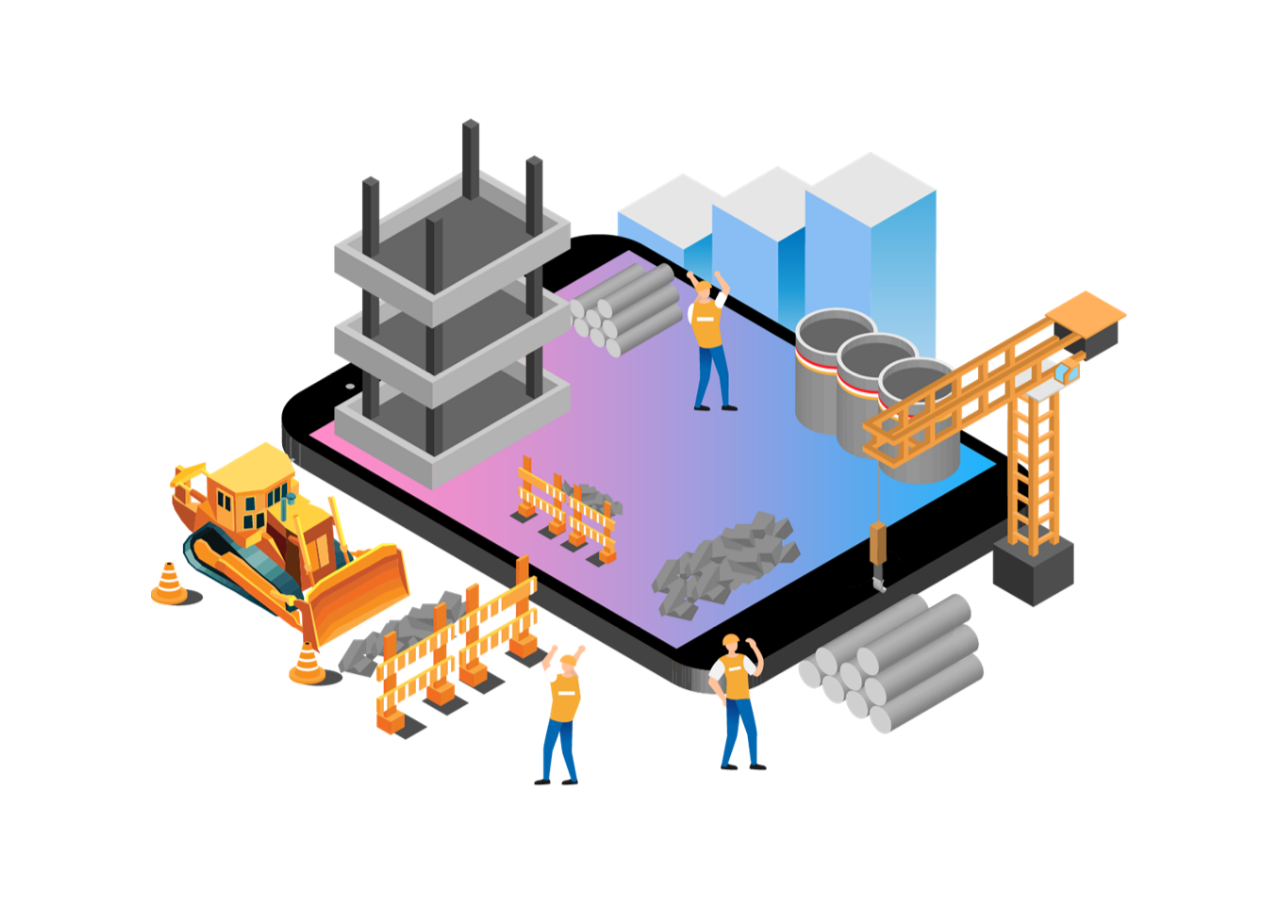
<file: public/media/01/index.html>
<!DOCTYPE html>
<html lang="en-US">
<head>
  <meta charset="utf-8">
  <!-- Creado con Storyline 360 - http://www.articulate.com  -->
  <!-- version: 3.45.23393.0 -->
  <title>Flujos de materiales de construcci&#243;n</title>
  <meta http-equiv="x-ua-compatible" content="IE=edge" />
  <meta name="viewport" content="width=device-width, initial-scale=1.0, user-scalable=no, shrink-to-fit=no, minimal-ui" />
  <meta name="apple-mobile-web-app-capable" content="yes" />
  <style>
    html, body { height: 100%; padding: 0; margin: 0 }
    #app { height: 100%; width: 100%; }
  </style>
  
  <script>window.THREE = { };</script>
</head>
<body style="background: #FFFFFF" class="cs-HTML theme-classic">
  <!-- 360 -->
  <script>!function(e){function n(e,i){return e.test(i)}function i(e){var i=e||navigator.userAgent,o=i.split("[FBAN");if(void 0!==o[1]&&(i=o[0]),this.apple={phone:n(t,i),ipod:n(d,i),tablet:!n(t,i)&&n(s,i),device:n(t,i)||n(d,i)||n(s,i)},this.amazon={phone:n(h,i),tablet:!n(h,i)&&n(a,i),device:n(h,i)||n(a,i)},this.android={phone:n(h,i)||n(b,i),tablet:!n(h,i)&&!n(b,i)&&(n(a,i)||n(r,i)),device:n(h,i)||n(a,i)||n(b,i)||n(r,i)},this.windows={phone:n(l,i),tablet:n(p,i),device:n(l,i)||n(p,i)},this.other={blackberry:n(f,i),blackberry10:n(u,i),opera:n(c,i),firefox:n(A,i),chrome:n(w,i),device:n(f,i)||n(u,i)||n(c,i)||n(A,i)||n(w,i)},this.seven_inch=n(v,i),this.any=this.apple.device||this.android.device||this.windows.device||this.other.device||this.seven_inch,this.phone=this.apple.phone||this.android.phone||this.windows.phone,this.tablet=this.apple.tablet||this.android.tablet||this.windows.tablet,"undefined"==typeof window)return this}function o(){var e=new i;return e.Class=i,e}var t=/iPhone/i,d=/iPod/i,s=/iPad/i,b=/(?=.*\bAndroid\b)(?=.*\bMobile\b)/i,r=/Android/i,h=/(?=.*\bAndroid\b)(?=.*\bSD4930UR\b)/i,a=/(?=.*\bAndroid\b)(?=.*\b(?:KFOT|KFTT|KFJWI|KFJWA|KFSOWI|KFTHWI|KFTHWA|KFAPWI|KFAPWA|KFARWI|KFASWI|KFSAWI|KFSAWA)\b)/i,l=/IEMobile/i,p=/(?=.*\bWindows\b)(?=.*\bARM\b)/i,f=/BlackBerry/i,u=/BB10/i,c=/Opera Mini/i,w=/(CriOS|Chrome)(?=.*\bMobile\b)/i,A=/(?=.*\bFirefox\b)(?=.*\bMobile\b)/i,v=new RegExp("(?:Nexus 7|BNTV250|Kindle Fire|Silk|GT-P1000)","i");"undefined"!=typeof module&&module.exports&&"undefined"==typeof window?module.exports=i:"undefined"!=typeof module&&module.exports&&"undefined"!=typeof window?module.exports=o():"function"==typeof define&&define.amd?define("isMobile",[],e.isMobile=o()):e.isMobile=o()}(this);
    window.isMobile.apple.tablet = window.isMobile.apple.tablet ||
      (navigator.platform === 'MacIntel' && navigator.maxTouchPoints > 1);
    window.isMobile.apple.device = window.isMobile.apple.device || window.isMobile.apple.tablet;
    window.isMobile.tablet = window.isMobile.tablet || window.isMobile.apple.tablet;
    window.isMobile.any = window.isMobile.any || window.isMobile.apple.tablet;
  </script>

  <div id="focus-sink" aria-hidden="true" tabIndex="-1"></div>

  <div id="preso"></div>
  <script>
    window.DS = {};
    window.globals = {
      DATA_PATH_BASE: '',
      HAS_FRAME: true,
      HAS_SLIDE: true,

      lmsPresent: false,
      tinCanPresent: false,
      cmi5Present: false,
      aoSupport: false,
      scale: 'show all',
      captureRc: false,
      browserSize: 'optimal',
      bgColor: '#FFFFFF',
      features: 'MultipleQuizTracking',
      themeName: 'classic',
      preloaderColor: '#FFFFFF',
      suppressAnalytics: false,
      productChannel: 'stable',
      publishSource: 'storyline',
      aid: 'aid|942dc008-53e3-4bf8-be6b-c91d208d2bb5',
      cid: '87961f49-a55a-467a-a886-af78b98616a4',
      playerVersion: '3.45.23393.0',
      maxIosVideoElements: 5,

      
      parseParams: function(qs) {
        if (window.globals.parsedParams != null) {
          return window.globals.parsedParams;
        }
        qs = (qs || window.location.search.substr(1)).split('+').join(' ');
        var params = {},
            tokens,
            re = /[?&]?([^=]+)=([^&]*)/g;

        while (tokens = re.exec(qs)) {
          params[decodeURIComponent(tokens[1]).trim()] =
            decodeURIComponent(tokens[2]).trim();
        }
        window.globals.parsedParams = params;
        return params;
      }

    };

    (function() {

      var classTypes = [ 'desktop', 'mobile', 'phone', 'tablet' ];

      var addDeviceClasses = function(prefix, testObj) {
        var curr, i;
        for (i = 0; i < classTypes.length; i++) {
          curr = classTypes[i];
          if (testObj[curr]) {
            document.body.classList.add(prefix + curr);
          }
        }
      };

      var params = window.globals.parseParams(),
          isDevicePreview = params.devicepreview === '1',
          isPhoneOverride = params.deviceType === 'phone' || (isDevicePreview && params.phone == '1'),
          isTabletOverride = (params.deviceType === 'tablet' || isDevicePreview) && !isPhoneOverride,
          isMobileOverride = isPhoneOverride || isTabletOverride;

      var deviceView = {
        desktop: !window.isMobile.any && !isMobileOverride,
        mobile: window.isMobile.any || isMobileOverride,
        phone: isPhoneOverride || (window.isMobile.phone && !isTabletOverride),
        tablet: isTabletOverride || window.isMobile.tablet
      };

      window.globals.deviceView = deviceView;
      window.isMobile.desktop = !window.isMobile.any;
      window.isMobile.mobile = window.isMobile.any;

      addDeviceClasses('view-', deviceView);

    })();
  </script>
  
  <script src='story_content/user.js' type=text/javascript></script>
  <div class="slide-loader"></div>

  <script type="text/javascript">
    if (window.globals.deviceView.isMobile) { var doc = document, loader = doc.body.querySelector('.slide-loader'); [ 1, 2, 3 ].forEach(function(n) { var d = doc.createElement('div'); d.style.backgroundColor = window.globals.preloaderColor; d.classList.add('mobile-loader-dot'); d.classList.add('dot' + n); loader.appendChild(d); }); }
  </script>

  <div class="mobile-load-title-overlay" style="display: none">
    <div class="mobile-load-title">Flujos de materiales de construcci&#243;n</div>
  </div>

  <div class="mobile-chrome-warning"></div>

  <script>
    
    if (window.autoSpider && window.vInterfaceObject) {
      document.querySelector('.mobile-load-title-overlay').style.display = 'none';
    }
  </script>

  

  <link rel="stylesheet" href="html5/data/css/output.min.css" data-noprefix />
</body>
<script src="html5/lib/scripts/ds-bootstrap.min.js"></script>
</html>
</file>
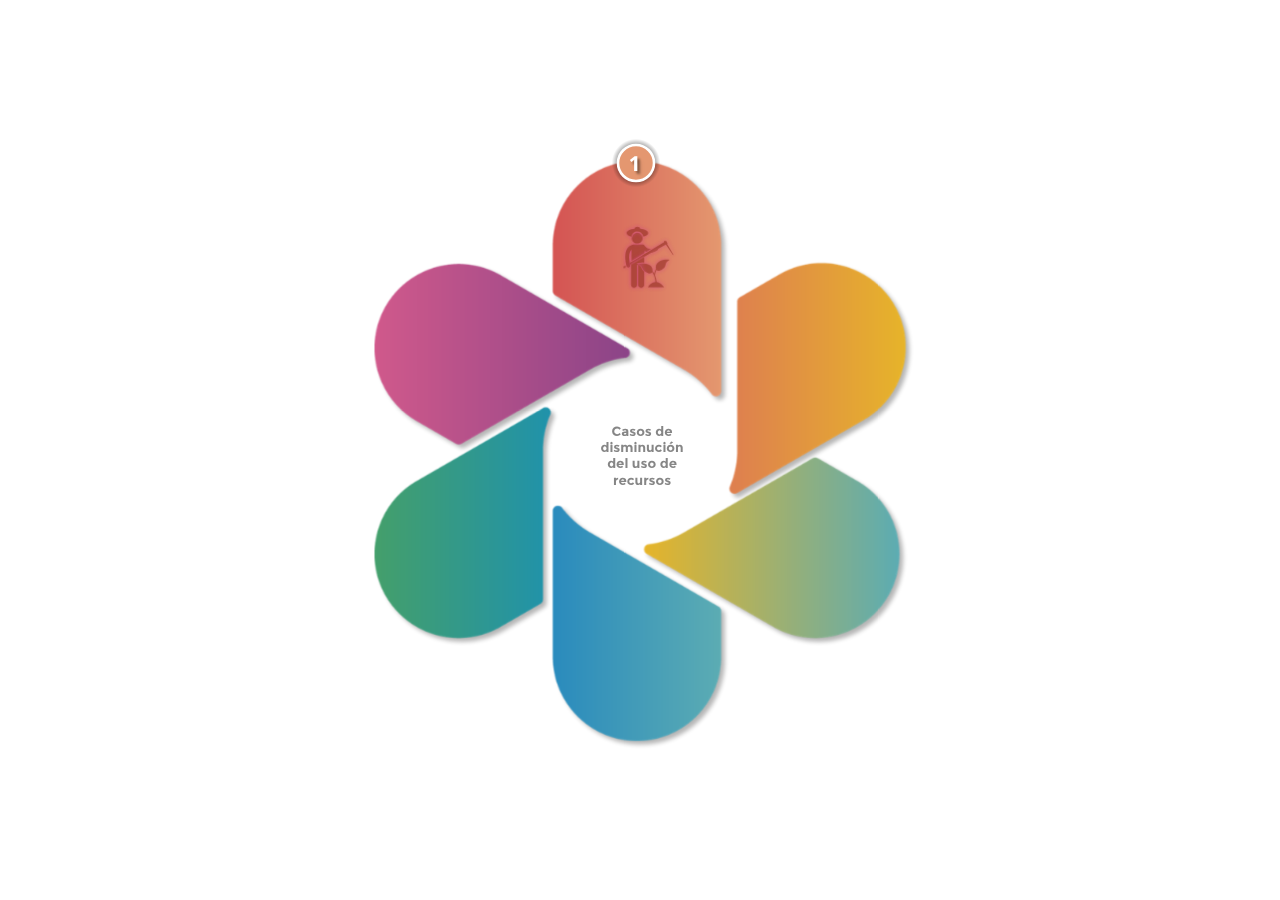
<file: public/media/02/index.html>
<!DOCTYPE html>
<html lang="en-US">
<head>
  <meta charset="utf-8">
  <!-- Creado con Storyline 360 - http://www.articulate.com  -->
  <!-- version: 3.45.23393.0 -->
  <title>Disminuci&#243;n del uso de recursos </title>
  <meta http-equiv="x-ua-compatible" content="IE=edge" />
  <meta name="viewport" content="width=device-width, initial-scale=1.0, user-scalable=no, shrink-to-fit=no, minimal-ui" />
  <meta name="apple-mobile-web-app-capable" content="yes" />
  <style>
    html, body { height: 100%; padding: 0; margin: 0 }
    #app { height: 100%; width: 100%; }
  </style>
  
  <script>window.THREE = { };</script>
</head>
<body style="background: #FFFFFF" class="cs-HTML theme-classic">
  <!-- 360 -->
  <script>!function(e){function n(e,i){return e.test(i)}function i(e){var i=e||navigator.userAgent,o=i.split("[FBAN");if(void 0!==o[1]&&(i=o[0]),this.apple={phone:n(t,i),ipod:n(d,i),tablet:!n(t,i)&&n(s,i),device:n(t,i)||n(d,i)||n(s,i)},this.amazon={phone:n(h,i),tablet:!n(h,i)&&n(a,i),device:n(h,i)||n(a,i)},this.android={phone:n(h,i)||n(b,i),tablet:!n(h,i)&&!n(b,i)&&(n(a,i)||n(r,i)),device:n(h,i)||n(a,i)||n(b,i)||n(r,i)},this.windows={phone:n(l,i),tablet:n(p,i),device:n(l,i)||n(p,i)},this.other={blackberry:n(f,i),blackberry10:n(u,i),opera:n(c,i),firefox:n(A,i),chrome:n(w,i),device:n(f,i)||n(u,i)||n(c,i)||n(A,i)||n(w,i)},this.seven_inch=n(v,i),this.any=this.apple.device||this.android.device||this.windows.device||this.other.device||this.seven_inch,this.phone=this.apple.phone||this.android.phone||this.windows.phone,this.tablet=this.apple.tablet||this.android.tablet||this.windows.tablet,"undefined"==typeof window)return this}function o(){var e=new i;return e.Class=i,e}var t=/iPhone/i,d=/iPod/i,s=/iPad/i,b=/(?=.*\bAndroid\b)(?=.*\bMobile\b)/i,r=/Android/i,h=/(?=.*\bAndroid\b)(?=.*\bSD4930UR\b)/i,a=/(?=.*\bAndroid\b)(?=.*\b(?:KFOT|KFTT|KFJWI|KFJWA|KFSOWI|KFTHWI|KFTHWA|KFAPWI|KFAPWA|KFARWI|KFASWI|KFSAWI|KFSAWA)\b)/i,l=/IEMobile/i,p=/(?=.*\bWindows\b)(?=.*\bARM\b)/i,f=/BlackBerry/i,u=/BB10/i,c=/Opera Mini/i,w=/(CriOS|Chrome)(?=.*\bMobile\b)/i,A=/(?=.*\bFirefox\b)(?=.*\bMobile\b)/i,v=new RegExp("(?:Nexus 7|BNTV250|Kindle Fire|Silk|GT-P1000)","i");"undefined"!=typeof module&&module.exports&&"undefined"==typeof window?module.exports=i:"undefined"!=typeof module&&module.exports&&"undefined"!=typeof window?module.exports=o():"function"==typeof define&&define.amd?define("isMobile",[],e.isMobile=o()):e.isMobile=o()}(this);
    window.isMobile.apple.tablet = window.isMobile.apple.tablet ||
      (navigator.platform === 'MacIntel' && navigator.maxTouchPoints > 1);
    window.isMobile.apple.device = window.isMobile.apple.device || window.isMobile.apple.tablet;
    window.isMobile.tablet = window.isMobile.tablet || window.isMobile.apple.tablet;
    window.isMobile.any = window.isMobile.any || window.isMobile.apple.tablet;
  </script>

  <div id="focus-sink" aria-hidden="true" tabIndex="-1"></div>

  <div id="preso"></div>
  <script>
    window.DS = {};
    window.globals = {
      DATA_PATH_BASE: '',
      HAS_FRAME: true,
      HAS_SLIDE: true,

      lmsPresent: false,
      tinCanPresent: false,
      cmi5Present: false,
      aoSupport: false,
      scale: 'show all',
      captureRc: false,
      browserSize: 'optimal',
      bgColor: '#FFFFFF',
      features: 'MultipleQuizTracking',
      themeName: 'classic',
      preloaderColor: '#FFFFFF',
      suppressAnalytics: false,
      productChannel: 'stable',
      publishSource: 'storyline',
      aid: 'aid|942dc008-53e3-4bf8-be6b-c91d208d2bb5',
      cid: '87961f49-a55a-467a-a886-af78b98616a4',
      playerVersion: '3.45.23393.0',
      maxIosVideoElements: 5,

      
      parseParams: function(qs) {
        if (window.globals.parsedParams != null) {
          return window.globals.parsedParams;
        }
        qs = (qs || window.location.search.substr(1)).split('+').join(' ');
        var params = {},
            tokens,
            re = /[?&]?([^=]+)=([^&]*)/g;

        while (tokens = re.exec(qs)) {
          params[decodeURIComponent(tokens[1]).trim()] =
            decodeURIComponent(tokens[2]).trim();
        }
        window.globals.parsedParams = params;
        return params;
      }

    };

    (function() {

      var classTypes = [ 'desktop', 'mobile', 'phone', 'tablet' ];

      var addDeviceClasses = function(prefix, testObj) {
        var curr, i;
        for (i = 0; i < classTypes.length; i++) {
          curr = classTypes[i];
          if (testObj[curr]) {
            document.body.classList.add(prefix + curr);
          }
        }
      };

      var params = window.globals.parseParams(),
          isDevicePreview = params.devicepreview === '1',
          isPhoneOverride = params.deviceType === 'phone' || (isDevicePreview && params.phone == '1'),
          isTabletOverride = (params.deviceType === 'tablet' || isDevicePreview) && !isPhoneOverride,
          isMobileOverride = isPhoneOverride || isTabletOverride;

      var deviceView = {
        desktop: !window.isMobile.any && !isMobileOverride,
        mobile: window.isMobile.any || isMobileOverride,
        phone: isPhoneOverride || (window.isMobile.phone && !isTabletOverride),
        tablet: isTabletOverride || window.isMobile.tablet
      };

      window.globals.deviceView = deviceView;
      window.isMobile.desktop = !window.isMobile.any;
      window.isMobile.mobile = window.isMobile.any;

      addDeviceClasses('view-', deviceView);

    })();
  </script>
  
  <script src='story_content/user.js' type=text/javascript></script>
  <div class="slide-loader"></div>

  <script type="text/javascript">
    if (window.globals.deviceView.isMobile) { var doc = document, loader = doc.body.querySelector('.slide-loader'); [ 1, 2, 3 ].forEach(function(n) { var d = doc.createElement('div'); d.style.backgroundColor = window.globals.preloaderColor; d.classList.add('mobile-loader-dot'); d.classList.add('dot' + n); loader.appendChild(d); }); }
  </script>

  <div class="mobile-load-title-overlay" style="display: none">
    <div class="mobile-load-title">Disminuci&#243;n del uso de recursos </div>
  </div>

  <div class="mobile-chrome-warning"></div>

  <script>
    
    if (window.autoSpider && window.vInterfaceObject) {
      document.querySelector('.mobile-load-title-overlay').style.display = 'none';
    }
  </script>

  

  <link rel="stylesheet" href="html5/data/css/output.min.css" data-noprefix />
</body>
<script src="html5/lib/scripts/ds-bootstrap.min.js"></script>
</html>
</file>
<file: public/media/01/html5/data/css/output.min.css>
@font-face {
  font-family: 'Open SansBold CharsBold1F753FE5';
  src: url('[data-uri]');
  font-style: normal;
  font-weight: normal;
}
@font-face {
  font-family: 'Open Sans Charset1_ 5q0B0CD8C76';
  src: url('[data-uri]');
  font-style: normal;
  font-weight: normal;
}
.cs-HTML {
  background: rgba(255, 255, 255, 1);
}
.cs-npnxnanbnsnfns00000000001 .cs-infopanel  {
  box-shadow: 0 1px 0 rgba(0, 0, 0, 1);
  background: rgba(255, 255, 255, 1);
}
.cs-npnxnanbnsnfns00000000001 .cs-infopanel .cs-link {
  color: rgba(124, 34, 128, 1);
}
.cs-npnxnanbnsnfns00000000001 .cs-infopanel .cs-link:hover {
  color: rgba(0, 0, 238, 1);
}
.cs-npnxnanbnsnfns00000000001 .cs-infopanel .cs-name {
  color: rgba(68, 68, 68, 1);
}
.cs-npnxnanbnsnfns00000000001 .cs-infopanel .cs-title {
  color: rgba(153, 153, 153, 1);
}
.cs-npnxnanbnsnfns00000000001 .cs-infopanelpopup  {
  box-shadow: 0 1px 0 rgba(0, 0, 0, 1);
  background: linear-gradient(180deg, rgba(29, 29, 29, 1) 0%, rgba(11, 11, 11, 1) 100%);
}
.cs-npnxnanbnsnfns00000000001 .cs-infopanelpopup .cs-link {
  color: rgba(255, 255, 255, 1);
}
.cs-npnxnanbnsnfns00000000001 .cs-infopanelpopup .cs-link:hover {
  color: rgba(117, 117, 117, 1);
}
.cs-npnxnanbnsnfns00000000001 .cs-infopanelpopup .cs-name {
  color: rgba(114, 114, 114, 1);
}
.cs-npnxnanbnsnfns00000000001 .cs-infopanelpopup .cs-bio {
  color: rgba(255, 255, 255, 1);
}
.cs-npnxnanbnsnfns00000000001 .cs-timer  {
  color: rgba(255, 255, 255, 1);
}
.cs-npnxnanbnsnfns00000000001 .cs-duration stop:first-child {
  stop-color: rgba(0, 215, 255, 1);
}
.cs-npnxnanbnsnfns00000000001 .cs-duration stop:last-child {
  stop-color: rgba(0, 171, 255, 1);
}
.cs-npnxnanbnsnfns00000000001 .cs-elapsed stop:first-child {
  stop-color: rgba(254, 227, 71, 1);
}
.cs-npnxnanbnsnfns00000000001 .cs-elapsed stop:last-child {
  stop-color: rgba(252, 204, 42, 1);
}
.cs-npnxnanbnsnfns00000000001 .cs-timer .cs-pie .cs-innerstroke {
  stroke: rgba(255, 255, 255, 1);
}
.cs-npnxnanbnsnfns00000000001 .cs-timer .cs-pie .cs-innerborder {
  stroke: rgba(204, 204, 204, 1);
}
.cs-npnxnanbnsnfns00000000001 .cs-window  {
  box-shadow: 0 8px 5px rgba(0, 0, 0, 0.2);
  border-color: rgba(29, 29, 29, 1);
  background: rgba(42, 42, 42, 1);
  color: rgba(255, 255, 255, 1);
}
.cs-npnxnanbnsnfns00000000001 .cs-window .cs-diva {
  border-color: rgba(49, 49, 49, 1);
}
.cs-npnxnanbnsnfns00000000001 .cs-window .cs-divb {
  border-color: rgba(14, 14, 14, 1);
}
.cs-npnxnanbnsnfns00000000001 .cs-editor .cs-editor-slide {
  color: rgba(255, 255, 255, 1);
}
.cs-npnxnanbnsnfns00000000001 .cs-editor .cs-editor-html {
  color: rgba(255, 255, 255, 1);
}
.cs-npnxnanbnsnfns00000000001 .cs-editor .cs-editor-button {
  text-shadow: 0 1px 0 rgba(0, 0, 0, 1);
  color: rgba(255, 255, 255, 1);
  border-color: rgba(3, 3, 3, 1);
  background: linear-gradient(180deg, rgba(51, 51, 51, 1) 0%, rgba(20, 20, 20, 1) 100%);
}
.cs-npnxnanbnsnfns00000000001 .cs-editor .cs-editor-button:hover {
  background: linear-gradient(180deg, rgba(58, 58, 58, 1) 0%, rgba(12, 12, 12, 1) 100%);
}
.cs-npnxnanbnsnfns00000000001 .cs-editor .cs-editor-button:active {
  background: linear-gradient(180deg, rgba(20, 20, 20, 1) 0%, rgba(50, 50, 50, 1) 100%);
}
.cs-npnxnanbnsnfns00000000001 .cs-listitem  {
  color: rgba(255, 255, 255, 1);
  border-color: rgba(52, 52, 52, 1);
}
.cs-npnxnanbnsnfns00000000001 .cs-listitem.cs-viewed {
  color: rgba(135, 135, 135, 1);
}
.cs-npnxnanbnsnfns00000000001 .cs-listitem.cs-selected {
  color: rgba(255, 255, 255, 1);
  background: rgba(63, 63, 63, 1);
}
.cs-npnxnanbnsnfns00000000001 .cs-listitem.cs-selected:hover {
  background: rgba(63, 63, 63, 1);
}
.cs-npnxnanbnsnfns00000000001 .cs-listitem.cs-selected.hover {
  background: rgba(63, 63, 63, 1);
}
.cs-npnxnanbnsnfns00000000001 .cs-listitem.cs-selected:focus {
  background: rgba(63, 63, 63, 1);
}
.cs-npnxnanbnsnfns00000000001 .cs-listitem .cs-icon-carrot {
  fill: rgba(255, 255, 255, 1);
}
.cs-npnxnanbnsnfns00000000001 .cs-listitem .cs-icon-carrot .cs-shadow {
  fill: rgba(0, 0, 0, 1);
}
.cs-npnxnanbnsnfns00000000001 .cs-listitem:hover {
  background: rgba(49, 49, 49, 1);
}
.cs-npnxnanbnsnfns00000000001 .cs-listitem.hover {
  background: rgba(49, 49, 49, 1);
}
.cs-npnxnanbnsnfns00000000001 .cs-listitem:focus {
  background: rgba(49, 49, 49, 1);
}
.cs-npnxnanbnsnfns00000000001 .cs-glossary  {
  color: rgba(255, 255, 255, 1);
}
.cs-npnxnanbnsnfns00000000001 .cs-glossary .cs-scrolling-panel {
  background: rgba(51, 51, 51, 1);
}
.cs-npnxnanbnsnfns00000000001 .cs-glossary .cs-term.cs-selected .cs-choice-list-trigger {
  color: rgba(255, 255, 255, 1);
  background: rgba(63, 63, 63, 1);
}
.cs-npnxnanbnsnfns00000000001 .cs-glossary .cs-term.cs-selected .cs-choice-list-trigger:focus {
  color: rgba(255, 255, 255, 1);
  background: rgba(63, 63, 63, 1);
}
.cs-npnxnanbnsnfns00000000001 .cs-glossary .cs-term:hover .cs-choice-list-trigger {
  background: rgba(28, 28, 28, 1);
}
.cs-npnxnanbnsnfns00000000001 .cs-glossary .cs-term.hover .cs-choice-list-trigger {
  background: rgba(28, 28, 28, 1);
}
.cs-npnxnanbnsnfns00000000001 .cs-glossary .cs-term .cs-choice-list-trigger:focus {
  background: rgba(28, 28, 28, 1);
}
.cs-npnxnanbnsnfns00000000001 .cs-glossary .cs-diva {
  border-color: rgba(61, 61, 61, 1);
}
.cs-npnxnanbnsnfns00000000001 .cs-glossary .cs-divb {
  border-color: rgba(32, 32, 32, 1);
}
.cs-npnxnanbnsnfns00000000001 .cs-glossary .cs-divc {
  border-color: rgba(61, 61, 61, 1);
}
.cs-npnxnanbnsnfns00000000001 .cs-glossary .cs-heading {
  color: rgba(255, 255, 255, 1);
}
.cs-npnxnanbnsnfns00000000001 .cs-resource .cs-separator {
  border-color: rgba(44, 44, 44, 1);
}
.cs-npnxnanbnsnfns00000000001 .cs-outline  {
  color: rgba(255, 255, 255, 1);
}
.cs-npnxnanbnsnfns00000000001 .cs-outline .cs-diva {
  border-color: rgba(28, 28, 28, 1);
}
.cs-npnxnanbnsnfns00000000001 .cs-outline .cs-divb {
  border-color: rgba(54, 54, 54, 1);
}
.cs-npnxnanbnsnfns00000000001 .cs-outline .cs-divc {
  border-color: rgba(52, 52, 52, 1);
}
.cs-npnxnanbnsnfns00000000001 .cs-outline .cs-search-filter:hover {
  color: rgba(117, 117, 117, 1);
}
.cs-npnxnanbnsnfns00000000001 .cs-outline .cs-search-filter.hover {
  color: rgba(117, 117, 117, 1);
}
.cs-npnxnanbnsnfns00000000001 .cs-transcript  {
  color: rgba(255, 255, 255, 1);
}
.cs-npnxnanbnsnfns00000000001 .cs-transcript .cs-div {
  border-color: rgba(44, 44, 44, 1);
}
.cs-npnxnanbnsnfns00000000001 .cs-tabs:not(.topmenu-item) {
  color: rgba(114, 114, 114, 1);
}
.cs-npnxnanbnsnfns00000000001 .cs-tabs .cs-inner-button:not(.topmenu-item) {
  text-shadow: 0 1px 0 rgba(0, 0, 0, 1);
}
.cs-npnxnanbnsnfns00000000001 .cs-tabs:hover:not(.topmenu-item) {
  color: rgba(82, 84, 84, 1);
}
.cs-npnxnanbnsnfns00000000001 .cs-tabs.cs-selected {
  background: rgba(36, 36, 36, 1);
  color: rgba(255, 255, 255, 1);
}
.cs-npnxnanbnsnfns00000000001 .cs-seekcontrol  {
  background: linear-gradient(180deg, rgba(51, 51, 51, 1) 0%, rgba(20, 20, 20, 1) 100%);
  border-color: rgba(3, 3, 3, 1);
}
.cs-npnxnanbnsnfns00000000001 .cs-seekcontrol .cs-button:hover .cs-icon {
  fill: rgba(255, 255, 255, 1);
}
.cs-npnxnanbnsnfns00000000001 .cs-seekcontrol .cs-button.hover .cs-icon {
  fill: rgba(255, 255, 255, 1);
}
.cs-npnxnanbnsnfns00000000001 .cs-seekcontrol .cs-button .cs-icon-shadow {
  fill: rgba(0, 0, 0, 1);
}
.cs-npnxnanbnsnfns00000000001 .cs-seekcontrol .cs-button .cs-icon {
  fill: rgba(255, 255, 255, 1);
}
.cs-npnxnanbnsnfns00000000001 .cs-seekcontrol .cs-seek .cs-fill {
  background: rgba(255, 255, 255, 1);
}
.cs-npnxnanbnsnfns00000000001 .cs-seekcontrol .cs-seek {
  background: rgba(34, 34, 34, 1);
  border-color: rgba(26, 26, 26, 1);
}
.cs-npnxnanbnsnfns00000000001 .cs-searchinput .cs-input {
  color: rgba(45, 45, 45, 1);
  border-color: rgba(32, 32, 32, 1);
  background: rgba(255, 255, 255, 1);
}
.cs-npnxnanbnsnfns00000000001 .cs-searchinput .cs-input:focus {
  color: rgba(45, 45, 45, 1);
  background: rgba(255, 255, 255, 1);
}
.cs-npnxnanbnsnfns00000000001 .cs-searchinput .cs-input:hover {
  box-shadow: inset 0 0 1px 0 rgba(235, 148, 113, 0);
}
.cs-npnxnanbnsnfns00000000001 .cs-searchinput .cs-input.hover {
  box-shadow: inset 0 0 1px 0 rgba(235, 148, 113, 0);
}
.cs-npnxnanbnsnfns00000000001 .cs-searchinput .cs-button .cs-icon {
  fill: rgba(255, 255, 255, 1);
}
.cs-npnxnanbnsnfns00000000001 .cs-searchinput .cs-button:hover {
  fill: linear-gradient(180deg, rgba(58, 58, 58, 1) 0%, rgba(12, 12, 12, 1) 100%);
}
.cs-npnxnanbnsnfns00000000001 .cs-searchinput .cs-button.hover {
  fill: linear-gradient(180deg, rgba(58, 58, 58, 1) 0%, rgba(12, 12, 12, 1) 100%);
}
.cs-npnxnanbnsnfns00000000001 .cs-menu  {
  box-shadow: 0 1px 0 rgba(14, 14, 14, 1);
  background: rgba(36, 36, 36, 1);
}
.cs-npnxnanbnsnfns00000000001 .cs-topmenu-item.active .cs-tab {
  background: rgba(36, 36, 36, 1);
}
.cs-npnxnanbnsnfns00000000001 .cs-logo  {
  box-shadow: 0 1px 0 rgba(0, 0, 0, 1);
  background: rgba(255, 255, 255, 1);
}
.cs-npnxnanbnsnfns00000000001 .cs-checkbox  {
  color: rgba(255, 255, 255, 1);
}
.cs-npnxnanbnsnfns00000000001 .cs-checkbox:hover {
  border-color: rgba(156, 156, 156, 1);
}
.cs-npnxnanbnsnfns00000000001 .cs-checkbox.hover {
  border-color: rgba(156, 156, 156, 1);
}
.cs-npnxnanbnsnfns00000000001 .cs-checkbox .cs-box {
  color: rgba(255, 255, 255, 1);
  border-color: rgba(22, 22, 22, 1);
}
.cs-npnxnanbnsnfns00000000001 .cs-checkbox .cs-box:checked::after {
  color: rgba(43, 196, 0, 1);
}
.cs-npnxnanbnsnfns00000000001 .cs-button  {
  text-shadow: 0 1px 0 rgba(0, 0, 0, 1);
  color: rgba(255, 255, 255, 1);
  border-color: rgba(3, 3, 3, 1);
  background: linear-gradient(180deg, rgba(194, 32, 51, 1) 0%, rgba(159, 26, 43, 1) 100%);
  box-shadow: 0 1px 0 rgba(37, 37, 37, 1);
}
.cs-npnxnanbnsnfns00000000001 .cs-button .cs-icon {
  fill: rgba(255, 255, 255, 1);
}
.cs-npnxnanbnsnfns00000000001 .cs-button .cs-icon-shadow {
  fill: rgba(0, 0, 0, 1);
}
.cs-npnxnanbnsnfns00000000001 .cs-button:hover {
  background: linear-gradient(180deg, rgba(76, 93, 114, 1) 0%, rgba(68, 84, 106, 1) 100%);
}
.cs-npnxnanbnsnfns00000000001 .cs-button.hover {
  background: linear-gradient(180deg, rgba(76, 93, 114, 1) 0%, rgba(68, 84, 106, 1) 100%);
}
.cs-npnxnanbnsnfns00000000001 .cs-button:active {
  background: linear-gradient(180deg, rgba(20, 20, 20, 1) 0%, rgba(50, 50, 50, 1) 100%);
}
.cs-npnxnanbnsnfns00000000001 .cs-button.cs-disabled:hover {
  background: linear-gradient(180deg, rgba(194, 32, 51, 1) 0%, rgba(159, 26, 43, 1) 100%);
}
.cs-npnxnanbnsnfns00000000001 .cs-button.cs-disabled.hover {
  background: linear-gradient(180deg, rgba(194, 32, 51, 1) 0%, rgba(159, 26, 43, 1) 100%);
}
.cs-npnxnanbnsnfns00000000001 .cs-button.cs-disabled:active {
  background: linear-gradient(180deg, rgba(194, 32, 51, 1) 0%, rgba(159, 26, 43, 1) 100%);
}
.cs-npnxnanbnsnfns00000000001 .cs-button.cs-volume:hover {
  background: linear-gradient(180deg, rgba(194, 32, 51, 1) 0%, rgba(159, 26, 43, 1) 100%);
}
.cs-npnxnanbnsnfns00000000001 .cs-button.cs-volume.hover {
  background: linear-gradient(180deg, rgba(194, 32, 51, 1) 0%, rgba(159, 26, 43, 1) 100%);
}
.cs-npnxnanbnsnfns00000000001 .cs-button.cs-volume:active {
  background: linear-gradient(180deg, rgba(194, 32, 51, 1) 0%, rgba(159, 26, 43, 1) 100%);
}
.cs-npnxnanbnsnfns00000000001.cs-base  {
  color: rgba(255, 255, 255, 1);
  border-color: rgba(255, 255, 255, 1);
  background: linear-gradient(180deg, rgba(255, 255, 255, 1) 0%, rgba(255, 255, 255, 1) 100%);
}
.cs-npnxnanbnsnfns00000000001.cs-base .cs-separator .cs-diva {
  background: rgba(255, 255, 255, 1);
}
.cs-npnxnanbnsnfns00000000001.cs-base .cs-separator .cs-divb {
  background: rgba(255, 255, 255, 1);
}
.cs-npnxnanbnsnfns00000000001.cs-base .cs-topmenu-item.active .cs-tab {
  border-color: rgba(255, 255, 255, 1);
}
.cs-npnxnanbnsnfns00000000001.cs-base .cs-topmenu-item.active .cs-panel {
  border-color: rgba(255, 255, 255, 1);
}
.cs-npnxnanbnsnfns00000000001.cs-base .cs-left {
  background: linear-gradient(180deg, rgba(255, 255, 255, 1) 0%, rgba(255, 255, 255, 1) 100%);
}
.cs-npnxnanbnsnfns00000000001.cs-base .cs-area-primary .cs-slide-container {
  background: linear-gradient(180deg, rgba(255, 255, 255, 1) 0%, rgba(255, 255, 255, 1) 100%);
}
.cs-npnxnanbnsnfns00000000001 .cs-volume::-moz-range-thumb {
  border-color: rgba(28, 28, 28, 1);
  box-shadow: inset 0 0 1px 0 rgba(90, 90, 90, 1);
  background: rgba(76, 76, 76, 1);
}
.cs-npnxnanbnsnfns00000000001 .cs-volume::-ms-thumb {
  border-color: rgba(28, 28, 28, 1);
  box-shadow: inset 0 0 1px 0 rgba(90, 90, 90, 1);
  background: rgba(76, 76, 76, 1);
}
.cs-npnxnanbnsnfns00000000001 .cs-volume::-webkit-slider-thumb {
  border-color: rgba(28, 28, 28, 1);
  box-shadow: inset 0 0 1px 0 rgba(90, 90, 90, 1);
  background: rgba(76, 76, 76, 1);
}
.cs-npnxnanbnsnfns00000000001 .cs-volume::-moz-range-track {
  border-color: rgba(73, 73, 73, 1);
  background: rgba(49, 49, 49, 1);
}
.cs-npnxnanbnsnfns00000000001 .cs-volume::-ms-track {
  border-color: rgba(73, 73, 73, 1);
  background: rgba(49, 49, 49, 1);
}
.cs-npnxnanbnsnfns00000000001 .cs-volume::-webkit-slider-runnable-track {
  border-color: rgba(73, 73, 73, 1);
  background: rgba(49, 49, 49, 1);
}
body.show-focus .tab-focus-box {
  border-color: rgba(255, 255, 0, 1);
}
.skipnav {
  border-color: rgba(255, 255, 0, 1);
}
.fn-npnxnanbsnfns00000000001 {
  font-family: 'Open SansD6FFC9F9';
  -webkit-font-variant-ligatures: no-common-ligatures;
  font-variant-ligatures: no-common-ligatures;
}
.fn-pxabnsnfns00000000001 {
  font-family: 'Open SansD6FFC9F9';
  -webkit-font-variant-ligatures: no-common-ligatures;
  font-variant-ligatures: no-common-ligatures;
}
.fn-npxnabnsnfns00000000001 {
  font-family: 'Open SansD6FFC9F9';
  -webkit-font-variant-ligatures: no-common-ligatures;
  font-variant-ligatures: no-common-ligatures;
}
.fn-npnxnanbnsnfns00000000001 {
  font-family: 'Open SansD6FFC9F9';
  -webkit-font-variant-ligatures: no-common-ligatures;
  font-variant-ligatures: no-common-ligatures;
}
.fn-pxabnsnfns00000000000 {
  font-family: 'Open SansD6FFC9F9';
  -webkit-font-variant-ligatures: no-common-ligatures;
  font-variant-ligatures: no-common-ligatures;
}
@font-face {
  font-family: 'Open SansD6FFC9F9';
  src: url('[data-uri]');
  font-style: normal;
  font-weight: bold;
}
@font-face {
  font-family: 'Open SansD6FFC9F9';
  src: url('[data-uri]');
  font-style: normal;
  font-weight: normal;
}
.cs-InvalidPromptSlide .cs-639pLTaME9p-InvalidPromptSlide-btn0 {
  color: rgba(255, 255, 255, 1);
  border-color: rgba(3, 3, 3, 1);
  background: linear-gradient(180deg, rgba(51, 51, 51, 1) 0%, rgba(20, 20, 20, 1) 100%);
  text-shadow: 0 1px 0 rgba(0, 0, 0, 1);
}
.cs-InvalidPromptSlide .cs-639pLTaME9p-InvalidPromptSlide-btn0 .cs-html {
  color: rgba(255, 255, 255, 1);
}
.cs-InvalidPromptSlide .cs-639pLTaME9p-InvalidPromptSlide-btn0 .cs-slide {
  border-color: rgba(255, 255, 255, 1);
}
.cs-InvalidPromptSlide .cs-639pLTaME9p-InvalidPromptSlide-btn0:hover {
  background: linear-gradient(180deg, rgba(58, 58, 58, 1) 0%, rgba(12, 12, 12, 1) 100%);
}
.cs-InvalidPromptSlide .cs-639pLTaME9p-InvalidPromptSlide-btn0:active {
  background: linear-gradient(180deg, rgba(20, 20, 20, 1) 0%, rgba(50, 50, 50, 1) 100%);
}
.cs-PrintPromptSlide .cs-639pLTaME9p-PrintPromptSlide-btn0 {
  color: rgba(255, 255, 255, 1);
  border-color: rgba(3, 3, 3, 1);
  background: linear-gradient(180deg, rgba(51, 51, 51, 1) 0%, rgba(20, 20, 20, 1) 100%);
  text-shadow: 0 1px 0 rgba(0, 0, 0, 1);
}
.cs-PrintPromptSlide .cs-639pLTaME9p-PrintPromptSlide-btn0 .cs-html {
  color: rgba(255, 255, 255, 1);
}
.cs-PrintPromptSlide .cs-639pLTaME9p-PrintPromptSlide-btn0 .cs-slide {
  border-color: rgba(255, 255, 255, 1);
}
.cs-PrintPromptSlide .cs-639pLTaME9p-PrintPromptSlide-btn0:hover {
  background: linear-gradient(180deg, rgba(58, 58, 58, 1) 0%, rgba(12, 12, 12, 1) 100%);
}
.cs-PrintPromptSlide .cs-639pLTaME9p-PrintPromptSlide-btn0:active {
  background: linear-gradient(180deg, rgba(20, 20, 20, 1) 0%, rgba(50, 50, 50, 1) 100%);
}
.cs-ScrollPromptSlide .cs-639pLTaME9p-ScrollPromptSlide-btn0 {
  color: rgba(255, 255, 255, 1);
  border-color: rgba(3, 3, 3, 1);
  background: linear-gradient(180deg, rgba(51, 51, 51, 1) 0%, rgba(20, 20, 20, 1) 100%);
  text-shadow: 0 1px 0 rgba(0, 0, 0, 1);
}
.cs-ScrollPromptSlide .cs-639pLTaME9p-ScrollPromptSlide-btn0 .cs-html {
  color: rgba(255, 255, 255, 1);
}
.cs-ScrollPromptSlide .cs-639pLTaME9p-ScrollPromptSlide-btn0 .cs-slide {
  border-color: rgba(255, 255, 255, 1);
}
.cs-ScrollPromptSlide .cs-639pLTaME9p-ScrollPromptSlide-btn0:hover {
  background: linear-gradient(180deg, rgba(58, 58, 58, 1) 0%, rgba(12, 12, 12, 1) 100%);
}
.cs-ScrollPromptSlide .cs-639pLTaME9p-ScrollPromptSlide-btn0:active {
  background: linear-gradient(180deg, rgba(20, 20, 20, 1) 0%, rgba(50, 50, 50, 1) 100%);
}
.cs-ExternalInterfaceErrorSlide .cs-buttonOK {
  color: rgba(255, 255, 255, 1);
  border-color: rgba(3, 3, 3, 1);
  background: linear-gradient(180deg, rgba(51, 51, 51, 1) 0%, rgba(20, 20, 20, 1) 100%);
  text-shadow: 0 1px 0 rgba(0, 0, 0, 1);
}
.cs-ExternalInterfaceErrorSlide .cs-buttonOK .cs-html {
  color: rgba(255, 255, 255, 1);
}
.cs-ExternalInterfaceErrorSlide .cs-buttonOK .cs-slide {
  border-color: rgba(255, 255, 255, 1);
}
.cs-ExternalInterfaceErrorSlide .cs-buttonOK:hover {
  background: linear-gradient(180deg, rgba(58, 58, 58, 1) 0%, rgba(12, 12, 12, 1) 100%);
}
.cs-ExternalInterfaceErrorSlide .cs-buttonOK:active {
  background: linear-gradient(180deg, rgba(20, 20, 20, 1) 0%, rgba(50, 50, 50, 1) 100%);
}
</file>
<file: public/media/02/html5/data/css/output.min.css>
@font-face {
  font-family: 'Open SansBold CharsBoldA593679B';
  src: url('[data-uri]');
  font-style: normal;
  font-weight: normal;
}
@font-face {
  font-family: 'Open Sans Charset1_ 5nU3B464666';
  src: url('[data-uri]');
  font-style: normal;
  font-weight: normal;
}
@font-face {
  font-family: 'MontserratBold CharBoldCA65720C';
  src: url('[data-uri]');
  font-style: normal;
  font-weight: normal;
}
@font-face {
  font-family: 'Segoe UI Charset1_ 5ffdF6EE3940';
  src: url('[data-uri]');
  font-style: normal;
  font-weight: normal;
}
@font-face {
  font-family: 'Arial Charset1_ 6XYZywL5218543F';
  src: url('[data-uri]');
  font-style: normal;
  font-weight: normal;
}
.cs-HTML {
  background: rgba(255, 255, 255, 1);
}
.cs-npnxnanbnsnfns00000000001 .cs-infopanel  {
  box-shadow: 0 1px 0 rgba(0, 0, 0, 1);
  background: rgba(255, 255, 255, 1);
}
.cs-npnxnanbnsnfns00000000001 .cs-infopanel .cs-link {
  color: rgba(124, 34, 128, 1);
}
.cs-npnxnanbnsnfns00000000001 .cs-infopanel .cs-link:hover {
  color: rgba(0, 0, 238, 1);
}
.cs-npnxnanbnsnfns00000000001 .cs-infopanel .cs-name {
  color: rgba(68, 68, 68, 1);
}
.cs-npnxnanbnsnfns00000000001 .cs-infopanel .cs-title {
  color: rgba(153, 153, 153, 1);
}
.cs-npnxnanbnsnfns00000000001 .cs-infopanelpopup  {
  box-shadow: 0 1px 0 rgba(0, 0, 0, 1);
  background: linear-gradient(180deg, rgba(29, 29, 29, 1) 0%, rgba(11, 11, 11, 1) 100%);
}
.cs-npnxnanbnsnfns00000000001 .cs-infopanelpopup .cs-link {
  color: rgba(255, 255, 255, 1);
}
.cs-npnxnanbnsnfns00000000001 .cs-infopanelpopup .cs-link:hover {
  color: rgba(117, 117, 117, 1);
}
.cs-npnxnanbnsnfns00000000001 .cs-infopanelpopup .cs-name {
  color: rgba(114, 114, 114, 1);
}
.cs-npnxnanbnsnfns00000000001 .cs-infopanelpopup .cs-bio {
  color: rgba(255, 255, 255, 1);
}
.cs-npnxnanbnsnfns00000000001 .cs-timer  {
  color: rgba(255, 255, 255, 1);
}
.cs-npnxnanbnsnfns00000000001 .cs-duration stop:first-child {
  stop-color: rgba(0, 215, 255, 1);
}
.cs-npnxnanbnsnfns00000000001 .cs-duration stop:last-child {
  stop-color: rgba(0, 171, 255, 1);
}
.cs-npnxnanbnsnfns00000000001 .cs-elapsed stop:first-child {
  stop-color: rgba(254, 227, 71, 1);
}
.cs-npnxnanbnsnfns00000000001 .cs-elapsed stop:last-child {
  stop-color: rgba(252, 204, 42, 1);
}
.cs-npnxnanbnsnfns00000000001 .cs-timer .cs-pie .cs-innerstroke {
  stroke: rgba(255, 255, 255, 1);
}
.cs-npnxnanbnsnfns00000000001 .cs-timer .cs-pie .cs-innerborder {
  stroke: rgba(204, 204, 204, 1);
}
.cs-npnxnanbnsnfns00000000001 .cs-window  {
  box-shadow: 0 8px 5px rgba(0, 0, 0, 0.2);
  border-color: rgba(29, 29, 29, 1);
  background: rgba(42, 42, 42, 1);
  color: rgba(255, 255, 255, 1);
}
.cs-npnxnanbnsnfns00000000001 .cs-window .cs-diva {
  border-color: rgba(49, 49, 49, 1);
}
.cs-npnxnanbnsnfns00000000001 .cs-window .cs-divb {
  border-color: rgba(14, 14, 14, 1);
}
.cs-npnxnanbnsnfns00000000001 .cs-editor .cs-editor-slide {
  color: rgba(255, 255, 255, 1);
}
.cs-npnxnanbnsnfns00000000001 .cs-editor .cs-editor-html {
  color: rgba(255, 255, 255, 1);
}
.cs-npnxnanbnsnfns00000000001 .cs-editor .cs-editor-button {
  text-shadow: 0 1px 0 rgba(0, 0, 0, 1);
  color: rgba(255, 255, 255, 1);
  border-color: rgba(3, 3, 3, 1);
  background: linear-gradient(180deg, rgba(51, 51, 51, 1) 0%, rgba(20, 20, 20, 1) 100%);
}
.cs-npnxnanbnsnfns00000000001 .cs-editor .cs-editor-button:hover {
  background: linear-gradient(180deg, rgba(58, 58, 58, 1) 0%, rgba(12, 12, 12, 1) 100%);
}
.cs-npnxnanbnsnfns00000000001 .cs-editor .cs-editor-button:active {
  background: linear-gradient(180deg, rgba(20, 20, 20, 1) 0%, rgba(50, 50, 50, 1) 100%);
}
.cs-npnxnanbnsnfns00000000001 .cs-listitem  {
  color: rgba(255, 255, 255, 1);
  border-color: rgba(52, 52, 52, 1);
}
.cs-npnxnanbnsnfns00000000001 .cs-listitem.cs-viewed {
  color: rgba(135, 135, 135, 1);
}
.cs-npnxnanbnsnfns00000000001 .cs-listitem.cs-selected {
  color: rgba(255, 255, 255, 1);
  background: rgba(63, 63, 63, 1);
}
.cs-npnxnanbnsnfns00000000001 .cs-listitem.cs-selected:hover {
  background: rgba(63, 63, 63, 1);
}
.cs-npnxnanbnsnfns00000000001 .cs-listitem.cs-selected.hover {
  background: rgba(63, 63, 63, 1);
}
.cs-npnxnanbnsnfns00000000001 .cs-listitem.cs-selected:focus {
  background: rgba(63, 63, 63, 1);
}
.cs-npnxnanbnsnfns00000000001 .cs-listitem .cs-icon-carrot {
  fill: rgba(255, 255, 255, 1);
}
.cs-npnxnanbnsnfns00000000001 .cs-listitem .cs-icon-carrot .cs-shadow {
  fill: rgba(0, 0, 0, 1);
}
.cs-npnxnanbnsnfns00000000001 .cs-listitem:hover {
  background: rgba(49, 49, 49, 1);
}
.cs-npnxnanbnsnfns00000000001 .cs-listitem.hover {
  background: rgba(49, 49, 49, 1);
}
.cs-npnxnanbnsnfns00000000001 .cs-listitem:focus {
  background: rgba(49, 49, 49, 1);
}
.cs-npnxnanbnsnfns00000000001 .cs-glossary  {
  color: rgba(255, 255, 255, 1);
}
.cs-npnxnanbnsnfns00000000001 .cs-glossary .cs-scrolling-panel {
  background: rgba(51, 51, 51, 1);
}
.cs-npnxnanbnsnfns00000000001 .cs-glossary .cs-term.cs-selected .cs-choice-list-trigger {
  color: rgba(255, 255, 255, 1);
  background: rgba(63, 63, 63, 1);
}
.cs-npnxnanbnsnfns00000000001 .cs-glossary .cs-term.cs-selected .cs-choice-list-trigger:focus {
  color: rgba(255, 255, 255, 1);
  background: rgba(63, 63, 63, 1);
}
.cs-npnxnanbnsnfns00000000001 .cs-glossary .cs-term:hover .cs-choice-list-trigger {
  background: rgba(28, 28, 28, 1);
}
.cs-npnxnanbnsnfns00000000001 .cs-glossary .cs-term.hover .cs-choice-list-trigger {
  background: rgba(28, 28, 28, 1);
}
.cs-npnxnanbnsnfns00000000001 .cs-glossary .cs-term .cs-choice-list-trigger:focus {
  background: rgba(28, 28, 28, 1);
}
.cs-npnxnanbnsnfns00000000001 .cs-glossary .cs-diva {
  border-color: rgba(61, 61, 61, 1);
}
.cs-npnxnanbnsnfns00000000001 .cs-glossary .cs-divb {
  border-color: rgba(32, 32, 32, 1);
}
.cs-npnxnanbnsnfns00000000001 .cs-glossary .cs-divc {
  border-color: rgba(61, 61, 61, 1);
}
.cs-npnxnanbnsnfns00000000001 .cs-glossary .cs-heading {
  color: rgba(255, 255, 255, 1);
}
.cs-npnxnanbnsnfns00000000001 .cs-resource .cs-separator {
  border-color: rgba(44, 44, 44, 1);
}
.cs-npnxnanbnsnfns00000000001 .cs-outline  {
  color: rgba(255, 255, 255, 1);
}
.cs-npnxnanbnsnfns00000000001 .cs-outline .cs-diva {
  border-color: rgba(28, 28, 28, 1);
}
.cs-npnxnanbnsnfns00000000001 .cs-outline .cs-divb {
  border-color: rgba(54, 54, 54, 1);
}
.cs-npnxnanbnsnfns00000000001 .cs-outline .cs-divc {
  border-color: rgba(52, 52, 52, 1);
}
.cs-npnxnanbnsnfns00000000001 .cs-outline .cs-search-filter:hover {
  color: rgba(117, 117, 117, 1);
}
.cs-npnxnanbnsnfns00000000001 .cs-outline .cs-search-filter.hover {
  color: rgba(117, 117, 117, 1);
}
.cs-npnxnanbnsnfns00000000001 .cs-transcript  {
  color: rgba(255, 255, 255, 1);
}
.cs-npnxnanbnsnfns00000000001 .cs-transcript .cs-div {
  border-color: rgba(44, 44, 44, 1);
}
.cs-npnxnanbnsnfns00000000001 .cs-tabs:not(.topmenu-item) {
  color: rgba(114, 114, 114, 1);
}
.cs-npnxnanbnsnfns00000000001 .cs-tabs .cs-inner-button:not(.topmenu-item) {
  text-shadow: 0 1px 0 rgba(0, 0, 0, 1);
}
.cs-npnxnanbnsnfns00000000001 .cs-tabs:hover:not(.topmenu-item) {
  color: rgba(82, 84, 84, 1);
}
.cs-npnxnanbnsnfns00000000001 .cs-tabs.cs-selected {
  background: rgba(36, 36, 36, 1);
  color: rgba(255, 255, 255, 1);
}
.cs-npnxnanbnsnfns00000000001 .cs-seekcontrol  {
  background: linear-gradient(180deg, rgba(51, 51, 51, 1) 0%, rgba(20, 20, 20, 1) 100%);
  border-color: rgba(3, 3, 3, 1);
}
.cs-npnxnanbnsnfns00000000001 .cs-seekcontrol .cs-button:hover .cs-icon {
  fill: rgba(255, 255, 255, 1);
}
.cs-npnxnanbnsnfns00000000001 .cs-seekcontrol .cs-button.hover .cs-icon {
  fill: rgba(255, 255, 255, 1);
}
.cs-npnxnanbnsnfns00000000001 .cs-seekcontrol .cs-button .cs-icon-shadow {
  fill: rgba(0, 0, 0, 1);
}
.cs-npnxnanbnsnfns00000000001 .cs-seekcontrol .cs-button .cs-icon {
  fill: rgba(255, 255, 255, 1);
}
.cs-npnxnanbnsnfns00000000001 .cs-seekcontrol .cs-seek .cs-fill {
  background: rgba(255, 255, 255, 1);
}
.cs-npnxnanbnsnfns00000000001 .cs-seekcontrol .cs-seek {
  background: rgba(34, 34, 34, 1);
  border-color: rgba(26, 26, 26, 1);
}
.cs-npnxnanbnsnfns00000000001 .cs-searchinput .cs-input {
  color: rgba(45, 45, 45, 1);
  border-color: rgba(32, 32, 32, 1);
  background: rgba(255, 255, 255, 1);
}
.cs-npnxnanbnsnfns00000000001 .cs-searchinput .cs-input:focus {
  color: rgba(45, 45, 45, 1);
  background: rgba(255, 255, 255, 1);
}
.cs-npnxnanbnsnfns00000000001 .cs-searchinput .cs-input:hover {
  box-shadow: inset 0 0 1px 0 rgba(235, 148, 113, 0);
}
.cs-npnxnanbnsnfns00000000001 .cs-searchinput .cs-input.hover {
  box-shadow: inset 0 0 1px 0 rgba(235, 148, 113, 0);
}
.cs-npnxnanbnsnfns00000000001 .cs-searchinput .cs-button .cs-icon {
  fill: rgba(255, 255, 255, 1);
}
.cs-npnxnanbnsnfns00000000001 .cs-searchinput .cs-button:hover {
  fill: linear-gradient(180deg, rgba(58, 58, 58, 1) 0%, rgba(12, 12, 12, 1) 100%);
}
.cs-npnxnanbnsnfns00000000001 .cs-searchinput .cs-button.hover {
  fill: linear-gradient(180deg, rgba(58, 58, 58, 1) 0%, rgba(12, 12, 12, 1) 100%);
}
.cs-npnxnanbnsnfns00000000001 .cs-menu  {
  box-shadow: 0 1px 0 rgba(14, 14, 14, 1);
  background: rgba(36, 36, 36, 1);
}
.cs-npnxnanbnsnfns00000000001 .cs-topmenu-item.active .cs-tab {
  background: rgba(36, 36, 36, 1);
}
.cs-npnxnanbnsnfns00000000001 .cs-logo  {
  box-shadow: 0 1px 0 rgba(0, 0, 0, 1);
  background: rgba(255, 255, 255, 1);
}
.cs-npnxnanbnsnfns00000000001 .cs-checkbox  {
  color: rgba(255, 255, 255, 1);
}
.cs-npnxnanbnsnfns00000000001 .cs-checkbox:hover {
  border-color: rgba(156, 156, 156, 1);
}
.cs-npnxnanbnsnfns00000000001 .cs-checkbox.hover {
  border-color: rgba(156, 156, 156, 1);
}
.cs-npnxnanbnsnfns00000000001 .cs-checkbox .cs-box {
  color: rgba(255, 255, 255, 1);
  border-color: rgba(22, 22, 22, 1);
}
.cs-npnxnanbnsnfns00000000001 .cs-checkbox .cs-box:checked::after {
  color: rgba(43, 196, 0, 1);
}
.cs-npnxnanbnsnfns00000000001 .cs-button  {
  text-shadow: 0 1px 0 rgba(0, 0, 0, 1);
  color: rgba(255, 255, 255, 1);
  border-color: rgba(3, 3, 3, 1);
  background: linear-gradient(180deg, rgba(194, 32, 51, 1) 0%, rgba(159, 26, 43, 1) 100%);
  box-shadow: 0 1px 0 rgba(37, 37, 37, 1);
}
.cs-npnxnanbnsnfns00000000001 .cs-button .cs-icon {
  fill: rgba(255, 255, 255, 1);
}
.cs-npnxnanbnsnfns00000000001 .cs-button .cs-icon-shadow {
  fill: rgba(0, 0, 0, 1);
}
.cs-npnxnanbnsnfns00000000001 .cs-button:hover {
  background: linear-gradient(180deg, rgba(76, 93, 114, 1) 0%, rgba(68, 84, 106, 1) 100%);
}
.cs-npnxnanbnsnfns00000000001 .cs-button.hover {
  background: linear-gradient(180deg, rgba(76, 93, 114, 1) 0%, rgba(68, 84, 106, 1) 100%);
}
.cs-npnxnanbnsnfns00000000001 .cs-button:active {
  background: linear-gradient(180deg, rgba(20, 20, 20, 1) 0%, rgba(50, 50, 50, 1) 100%);
}
.cs-npnxnanbnsnfns00000000001 .cs-button.cs-disabled:hover {
  background: linear-gradient(180deg, rgba(194, 32, 51, 1) 0%, rgba(159, 26, 43, 1) 100%);
}
.cs-npnxnanbnsnfns00000000001 .cs-button.cs-disabled.hover {
  background: linear-gradient(180deg, rgba(194, 32, 51, 1) 0%, rgba(159, 26, 43, 1) 100%);
}
.cs-npnxnanbnsnfns00000000001 .cs-button.cs-disabled:active {
  background: linear-gradient(180deg, rgba(194, 32, 51, 1) 0%, rgba(159, 26, 43, 1) 100%);
}
.cs-npnxnanbnsnfns00000000001 .cs-button.cs-volume:hover {
  background: linear-gradient(180deg, rgba(194, 32, 51, 1) 0%, rgba(159, 26, 43, 1) 100%);
}
.cs-npnxnanbnsnfns00000000001 .cs-button.cs-volume.hover {
  background: linear-gradient(180deg, rgba(194, 32, 51, 1) 0%, rgba(159, 26, 43, 1) 100%);
}
.cs-npnxnanbnsnfns00000000001 .cs-button.cs-volume:active {
  background: linear-gradient(180deg, rgba(194, 32, 51, 1) 0%, rgba(159, 26, 43, 1) 100%);
}
.cs-npnxnanbnsnfns00000000001.cs-base  {
  color: rgba(255, 255, 255, 1);
  border-color: rgba(255, 255, 255, 1);
  background: linear-gradient(180deg, rgba(255, 255, 255, 1) 0%, rgba(255, 255, 255, 1) 100%);
}
.cs-npnxnanbnsnfns00000000001.cs-base .cs-separator .cs-diva {
  background: rgba(255, 255, 255, 1);
}
.cs-npnxnanbnsnfns00000000001.cs-base .cs-separator .cs-divb {
  background: rgba(255, 255, 255, 1);
}
.cs-npnxnanbnsnfns00000000001.cs-base .cs-topmenu-item.active .cs-tab {
  border-color: rgba(255, 255, 255, 1);
}
.cs-npnxnanbnsnfns00000000001.cs-base .cs-topmenu-item.active .cs-panel {
  border-color: rgba(255, 255, 255, 1);
}
.cs-npnxnanbnsnfns00000000001.cs-base .cs-left {
  background: linear-gradient(180deg, rgba(255, 255, 255, 1) 0%, rgba(255, 255, 255, 1) 100%);
}
.cs-npnxnanbnsnfns00000000001.cs-base .cs-area-primary .cs-slide-container {
  background: linear-gradient(180deg, rgba(255, 255, 255, 1) 0%, rgba(255, 255, 255, 1) 100%);
}
.cs-npnxnanbnsnfns00000000001 .cs-volume::-moz-range-thumb {
  border-color: rgba(28, 28, 28, 1);
  box-shadow: inset 0 0 1px 0 rgba(90, 90, 90, 1);
  background: rgba(76, 76, 76, 1);
}
.cs-npnxnanbnsnfns00000000001 .cs-volume::-ms-thumb {
  border-color: rgba(28, 28, 28, 1);
  box-shadow: inset 0 0 1px 0 rgba(90, 90, 90, 1);
  background: rgba(76, 76, 76, 1);
}
.cs-npnxnanbnsnfns00000000001 .cs-volume::-webkit-slider-thumb {
  border-color: rgba(28, 28, 28, 1);
  box-shadow: inset 0 0 1px 0 rgba(90, 90, 90, 1);
  background: rgba(76, 76, 76, 1);
}
.cs-npnxnanbnsnfns00000000001 .cs-volume::-moz-range-track {
  border-color: rgba(73, 73, 73, 1);
  background: rgba(49, 49, 49, 1);
}
.cs-npnxnanbnsnfns00000000001 .cs-volume::-ms-track {
  border-color: rgba(73, 73, 73, 1);
  background: rgba(49, 49, 49, 1);
}
.cs-npnxnanbnsnfns00000000001 .cs-volume::-webkit-slider-runnable-track {
  border-color: rgba(73, 73, 73, 1);
  background: rgba(49, 49, 49, 1);
}
body.show-focus .tab-focus-box {
  border-color: rgba(255, 255, 0, 1);
}
.skipnav {
  border-color: rgba(255, 255, 0, 1);
}
.fn-npnxnanbsnfns00000000001 {
  font-family: 'Open SansD6FFC9F9';
  -webkit-font-variant-ligatures: no-common-ligatures;
  font-variant-ligatures: no-common-ligatures;
}
.fn-pxabnsnfns00000000001 {
  font-family: 'Open SansD6FFC9F9';
  -webkit-font-variant-ligatures: no-common-ligatures;
  font-variant-ligatures: no-common-ligatures;
}
.fn-npxnabnsnfns00000000001 {
  font-family: 'Open SansD6FFC9F9';
  -webkit-font-variant-ligatures: no-common-ligatures;
  font-variant-ligatures: no-common-ligatures;
}
.fn-npnxnanbnsnfns00000000001 {
  font-family: 'Open SansD6FFC9F9';
  -webkit-font-variant-ligatures: no-common-ligatures;
  font-variant-ligatures: no-common-ligatures;
}
.fn-pxabnsnfns00000000000 {
  font-family: 'Open SansD6FFC9F9';
  -webkit-font-variant-ligatures: no-common-ligatures;
  font-variant-ligatures: no-common-ligatures;
}
@font-face {
  font-family: 'Open SansD6FFC9F9';
  src: url('[data-uri]');
  font-style: normal;
  font-weight: bold;
}
@font-face {
  font-family: 'Open SansD6FFC9F9';
  src: url('[data-uri]');
  font-style: normal;
  font-weight: normal;
}
.cs-InvalidPromptSlide .cs-639pLTaME9p-InvalidPromptSlide-btn0 {
  color: rgba(255, 255, 255, 1);
  border-color: rgba(3, 3, 3, 1);
  background: linear-gradient(180deg, rgba(51, 51, 51, 1) 0%, rgba(20, 20, 20, 1) 100%);
  text-shadow: 0 1px 0 rgba(0, 0, 0, 1);
}
.cs-InvalidPromptSlide .cs-639pLTaME9p-InvalidPromptSlide-btn0 .cs-html {
  color: rgba(255, 255, 255, 1);
}
.cs-InvalidPromptSlide .cs-639pLTaME9p-InvalidPromptSlide-btn0 .cs-slide {
  border-color: rgba(255, 255, 255, 1);
}
.cs-InvalidPromptSlide .cs-639pLTaME9p-InvalidPromptSlide-btn0:hover {
  background: linear-gradient(180deg, rgba(58, 58, 58, 1) 0%, rgba(12, 12, 12, 1) 100%);
}
.cs-InvalidPromptSlide .cs-639pLTaME9p-InvalidPromptSlide-btn0:active {
  background: linear-gradient(180deg, rgba(20, 20, 20, 1) 0%, rgba(50, 50, 50, 1) 100%);
}
.cs-PrintPromptSlide .cs-639pLTaME9p-PrintPromptSlide-btn0 {
  color: rgba(255, 255, 255, 1);
  border-color: rgba(3, 3, 3, 1);
  background: linear-gradient(180deg, rgba(51, 51, 51, 1) 0%, rgba(20, 20, 20, 1) 100%);
  text-shadow: 0 1px 0 rgba(0, 0, 0, 1);
}
.cs-PrintPromptSlide .cs-639pLTaME9p-PrintPromptSlide-btn0 .cs-html {
  color: rgba(255, 255, 255, 1);
}
.cs-PrintPromptSlide .cs-639pLTaME9p-PrintPromptSlide-btn0 .cs-slide {
  border-color: rgba(255, 255, 255, 1);
}
.cs-PrintPromptSlide .cs-639pLTaME9p-PrintPromptSlide-btn0:hover {
  background: linear-gradient(180deg, rgba(58, 58, 58, 1) 0%, rgba(12, 12, 12, 1) 100%);
}
.cs-PrintPromptSlide .cs-639pLTaME9p-PrintPromptSlide-btn0:active {
  background: linear-gradient(180deg, rgba(20, 20, 20, 1) 0%, rgba(50, 50, 50, 1) 100%);
}
.cs-ScrollPromptSlide .cs-639pLTaME9p-ScrollPromptSlide-btn0 {
  color: rgba(255, 255, 255, 1);
  border-color: rgba(3, 3, 3, 1);
  background: linear-gradient(180deg, rgba(51, 51, 51, 1) 0%, rgba(20, 20, 20, 1) 100%);
  text-shadow: 0 1px 0 rgba(0, 0, 0, 1);
}
.cs-ScrollPromptSlide .cs-639pLTaME9p-ScrollPromptSlide-btn0 .cs-html {
  color: rgba(255, 255, 255, 1);
}
.cs-ScrollPromptSlide .cs-639pLTaME9p-ScrollPromptSlide-btn0 .cs-slide {
  border-color: rgba(255, 255, 255, 1);
}
.cs-ScrollPromptSlide .cs-639pLTaME9p-ScrollPromptSlide-btn0:hover {
  background: linear-gradient(180deg, rgba(58, 58, 58, 1) 0%, rgba(12, 12, 12, 1) 100%);
}
.cs-ScrollPromptSlide .cs-639pLTaME9p-ScrollPromptSlide-btn0:active {
  background: linear-gradient(180deg, rgba(20, 20, 20, 1) 0%, rgba(50, 50, 50, 1) 100%);
}
.cs-ExternalInterfaceErrorSlide .cs-buttonOK {
  color: rgba(255, 255, 255, 1);
  border-color: rgba(3, 3, 3, 1);
  background: linear-gradient(180deg, rgba(51, 51, 51, 1) 0%, rgba(20, 20, 20, 1) 100%);
  text-shadow: 0 1px 0 rgba(0, 0, 0, 1);
}
.cs-ExternalInterfaceErrorSlide .cs-buttonOK .cs-html {
  color: rgba(255, 255, 255, 1);
}
.cs-ExternalInterfaceErrorSlide .cs-buttonOK .cs-slide {
  border-color: rgba(255, 255, 255, 1);
}
.cs-ExternalInterfaceErrorSlide .cs-buttonOK:hover {
  background: linear-gradient(180deg, rgba(58, 58, 58, 1) 0%, rgba(12, 12, 12, 1) 100%);
}
.cs-ExternalInterfaceErrorSlide .cs-buttonOK:active {
  background: linear-gradient(180deg, rgba(20, 20, 20, 1) 0%, rgba(50, 50, 50, 1) 100%);
}
</file>
